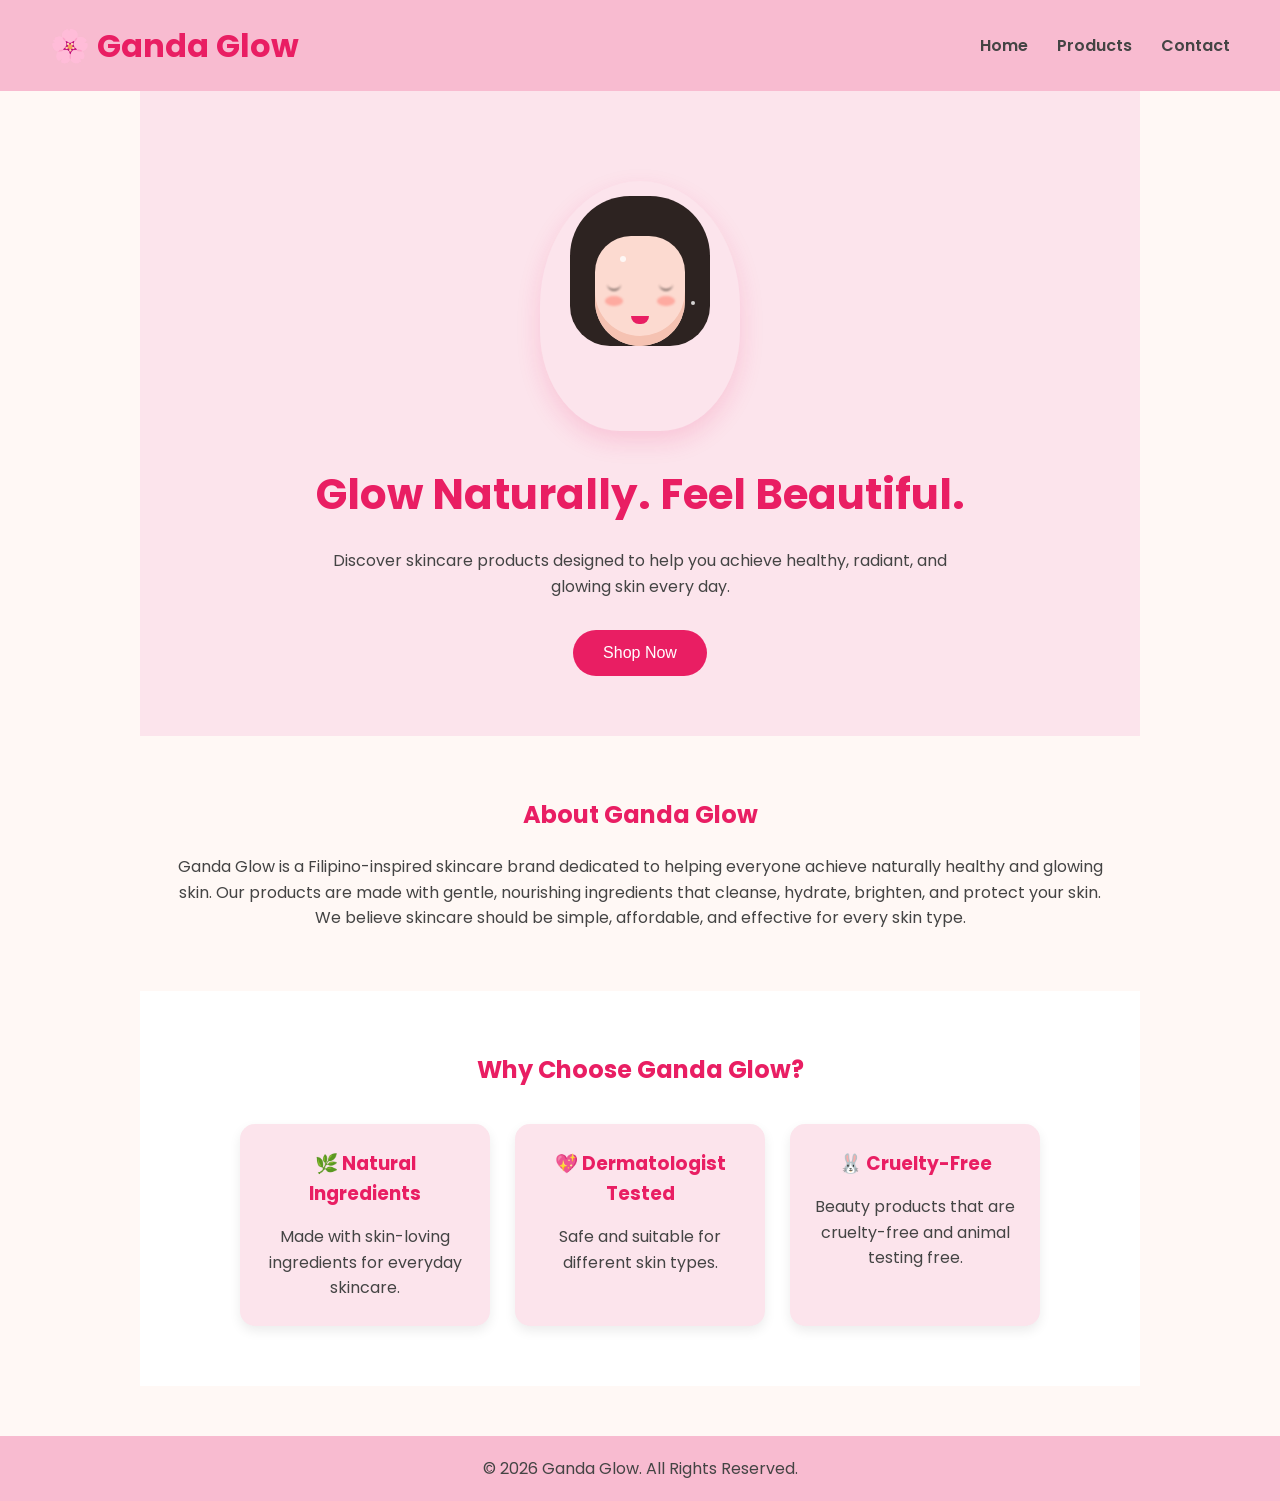
<file: index.html>
<!DOCTYPE html>
<html lang="en">

<head>
    <meta charset="UTF-8">
    <meta name="viewport" content="width=device-width, initial-scale=1.0">
    <meta name="description" content="Ganda Glow offers affordable skincare products for healthy, glowing skin.">
    <title>Ganda Glow | Home</title>
    <link rel="stylesheet" href="style.css">
    <link href="https://fonts.googleapis.com/css2?family=Poppins:wght@300;400;600;700&display=swap" rel="stylesheet">
    <style>
        /* CSS-ONLY ABSTRACT PORTRAIT AND STYLING */
        .girlier-container {
            display: flex;
            flex-direction: column;
            align-items: center;
            justify-content: center;
            margin: 30px auto;
        }

        /* Pure CSS Art Base */
        .css-girl-portrait {
            position: relative;
            width: 200px;
            height: 250px;
            background: #FCE4EC; /* Soft girly backdrop circle */
            border-radius: 50% 50% 40% 40%;
            display: flex;
            align-items: center;
            justify-content: center;
            overflow: hidden;
            box-shadow: 0 10px 25px rgba(233, 30, 99, 0.15);
        }

        /* Dark Smooth Hair silhouette */
        .css-girl-portrait::before {
            content: '';
            position: absolute;
            top: 15px;
            width: 140px;
            height: 150px;
            background: #2D2321;
            border-radius: 60px 60px 40px 40px;
            z-index: 1;
        }

        /* Face and Neck structure */
        .css-girl-portrait::after {
            content: '';
            position: absolute;
            top: 55px;
            width: 90px;
            height: 110px;
            background: #FCDAD0;
            border-radius: 40px 40px 50px 50px;
            z-index: 2;
            box-shadow: inset 0 -10px 0 #F5C2B2;
        }

        /* Cute rosy cheeks and closed glowing eyes using CSS */
        .face-details {
            position: absolute;
            top: 115px;
            width: 70px;
            display: flex;
            justify-content: space-between;
            z-index: 3;
        }

        .blush {
            width: 18px;
            height: 10px;
            background: #FF8A80;
            border-radius: 50%;
            opacity: 0.6;
            filter: blur(1px);
        }

        /* Soft abstract closed lash arches */
        .eye-arch {
            position: absolute;
            width: 14px;
            height: 7px;
            border-bottom: 2px solid #2D2321;
            border-radius: 0 0 10px 10px;
            top: -12px;
        }
        .eye-left { left: 2px; }
        .eye-right { right: 2px; }

        .lips {
            position: absolute;
            top: 135px;
            width: 18px;
            height: 8px;
            background: #E91E63;
            border-radius: 0 0 10px 10px;
            z-index: 3;
        }

        /* Sparkling magic glow items */
        .sparkle-dot {
            position: absolute;
            background: #FFF;
            border-radius: 50%;
            z-index: 4;
            opacity: 0.8;
        }
    </style>
</head>

<body>

<header>
    <h1>🌸 Ganda Glow</h1>
    <nav>
        <a href="index.html">Home</a>
        <a href="products.html">Products</a>
        <a href="contact.html">Contact</a>
    </nav>
</header>

<main>
<section class="hero">

    <div class="girlier-container">
        <div class="css-girl-portrait">
            <div class="face-details">
                <div class="blush"><div class="eye-arch eye-left"></div></div>
                <div class="blush"><div class="eye-arch eye-right"></div></div>
            </div>
            <div class="lips"></div>
            <div class="sparkle-dot" style="width: 6px; height: 6px; top: 75px; left: 80px;"></div>
            <div class="sparkle-dot" style="width: 4px; height: 4px; top: 120px; right: 45px;"></div>
        </div>
    </div>

    <h2>Glow Naturally. Feel Beautiful.</h2>

    <p>
        Discover skincare products designed to help you achieve healthy,
        radiant, and glowing skin every day.
    </p>

    <button onclick="location.href='products.html'">
        Shop Now
    </button>
</section>

<section class="about">
    <h2>About Ganda Glow</h2>
    <p>
        Ganda Glow is a Filipino-inspired skincare brand dedicated to helping
        everyone achieve naturally healthy and glowing skin. Our products are
        made with gentle, nourishing ingredients that cleanse, hydrate,
        brighten, and protect your skin.
        We believe skincare should be simple, affordable, and effective for
        every skin type.
    </p>
</section>

<section class="why">
    <h2>Why Choose Ganda Glow?</h2>

    <div class="why-container">
        <div class="why-card">
            <h3>🌿 Natural Ingredients</h3>
            <p>Made with skin-loving ingredients for everyday skincare.</p>
        </div>

        <div class="why-card">
            <h3>💖 Dermatologist Tested</h3>
            <p>Safe and suitable for different skin types.</p>
        </div>

        <div class="why-card">
            <h3>🐰 Cruelty-Free</h3>
            <p>Beauty products that are cruelty-free and animal testing free.</p>
	</div>
    </div>
</section>
</main>

<footer>
    <p>© 2026 Ganda Glow. All Rights Reserved.</p>
</footer>
</body>
</html>
</file>
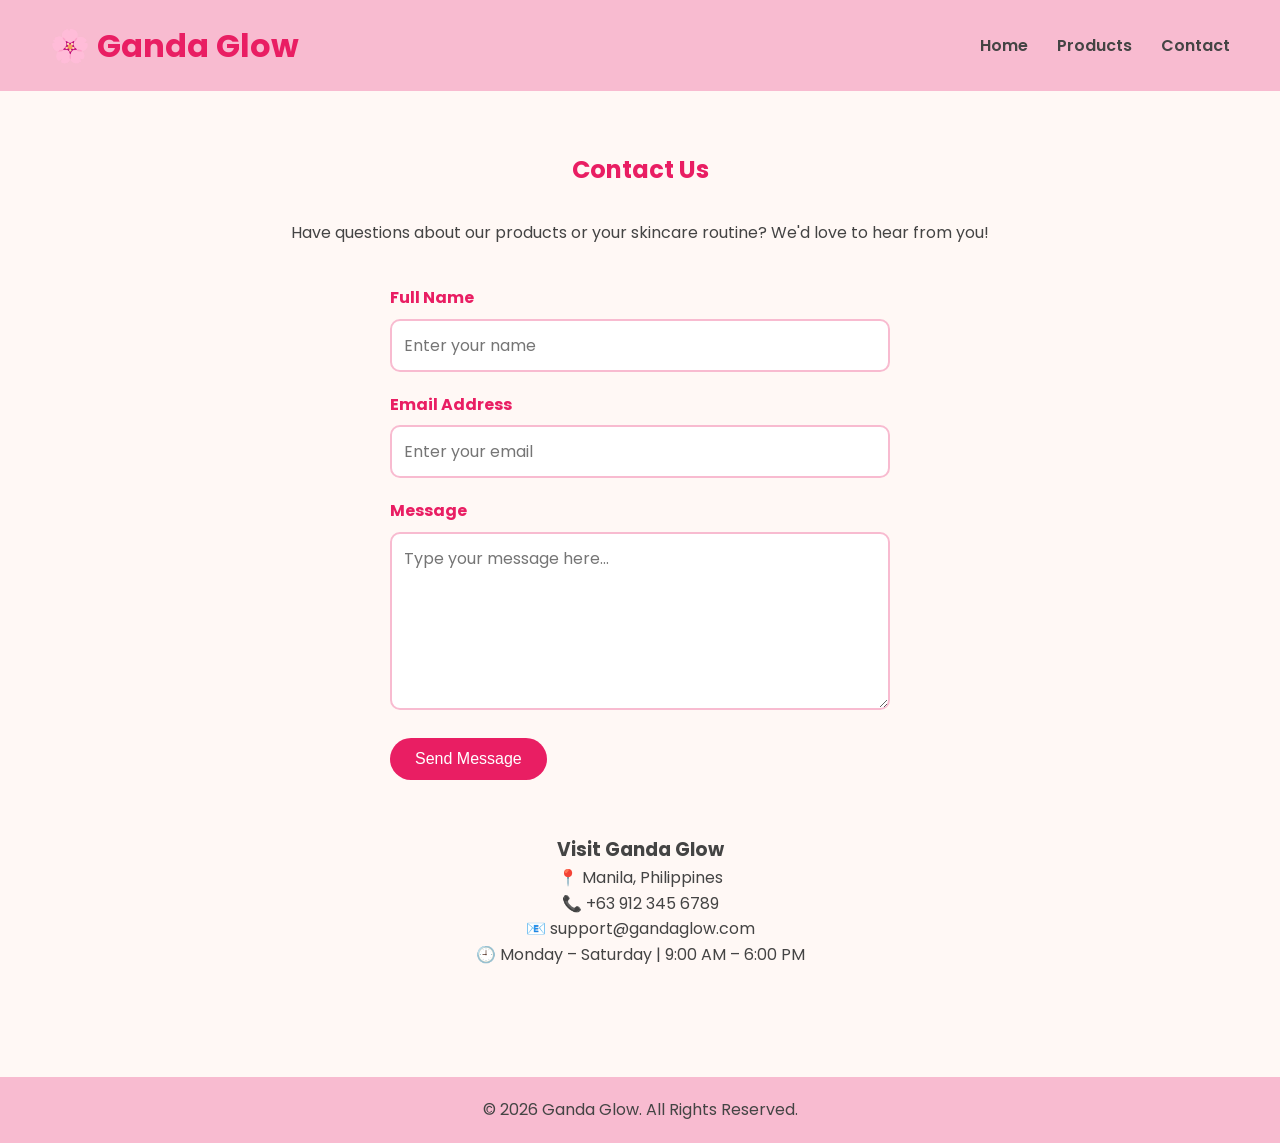
<file: contact.html>
<!DOCTYPE html>
<html lang="en">

<head>
    <meta charset="UTF-8">
    <meta name="viewport" content="width=device-width, initial-scale=1.0">
    <meta name="description" content="Contact Ganda Glow for skincare inquiries and customer support.">
    <title>Ganda Glow | Contact</title>
    <link rel="stylesheet" href="style.css">
    <link href="https://fonts.googleapis.com/css2?family=Poppins:wght@300;400;600;700&display=swap" rel="stylesheet">
</head>

<body>

<header>
    <h1>🌸 Ganda Glow</h1>
    <nav>
        <a href="index.html">Home</a>
        <a href="products.html">Products</a>
        <a href="contact.html">Contact</a>
    </nav>
</header>

<main>
<section class="featured">
    <h2>Contact Us</h2>

    <p class="collection-text">
        Have questions about our products or your skincare routine?
        We'd love to hear from you!
    </p>

    <form id="contactForm">
        <label for="name">Full Name</label>
        <input type="text" id="name" placeholder="Enter your name">

        <label for="email">Email Address</label>
        <input type="email" id="email" placeholder="Enter your email">

        <label for="message">Message</label>
        <textarea id="message" rows="6" placeholder="Type your message here..."></textarea>

        <button type="submit">Send Message</button>
    </form>

    <br>

    <h3>Visit Ganda Glow</h3>
    <p>📍 Manila, Philippines</p>
    <p>📞 +63 912 345 6789</p>
    <p>📧 support@gandaglow.com</p>
    <p>🕘 Monday – Saturday | 9:00 AM – 6:00 PM</p>
</section>
</main>

<footer>
    <p>© 2026 Ganda Glow. All Rights Reserved.</p>
</footer>

<script src="script.js"></script>
</body>
</html>
</file>
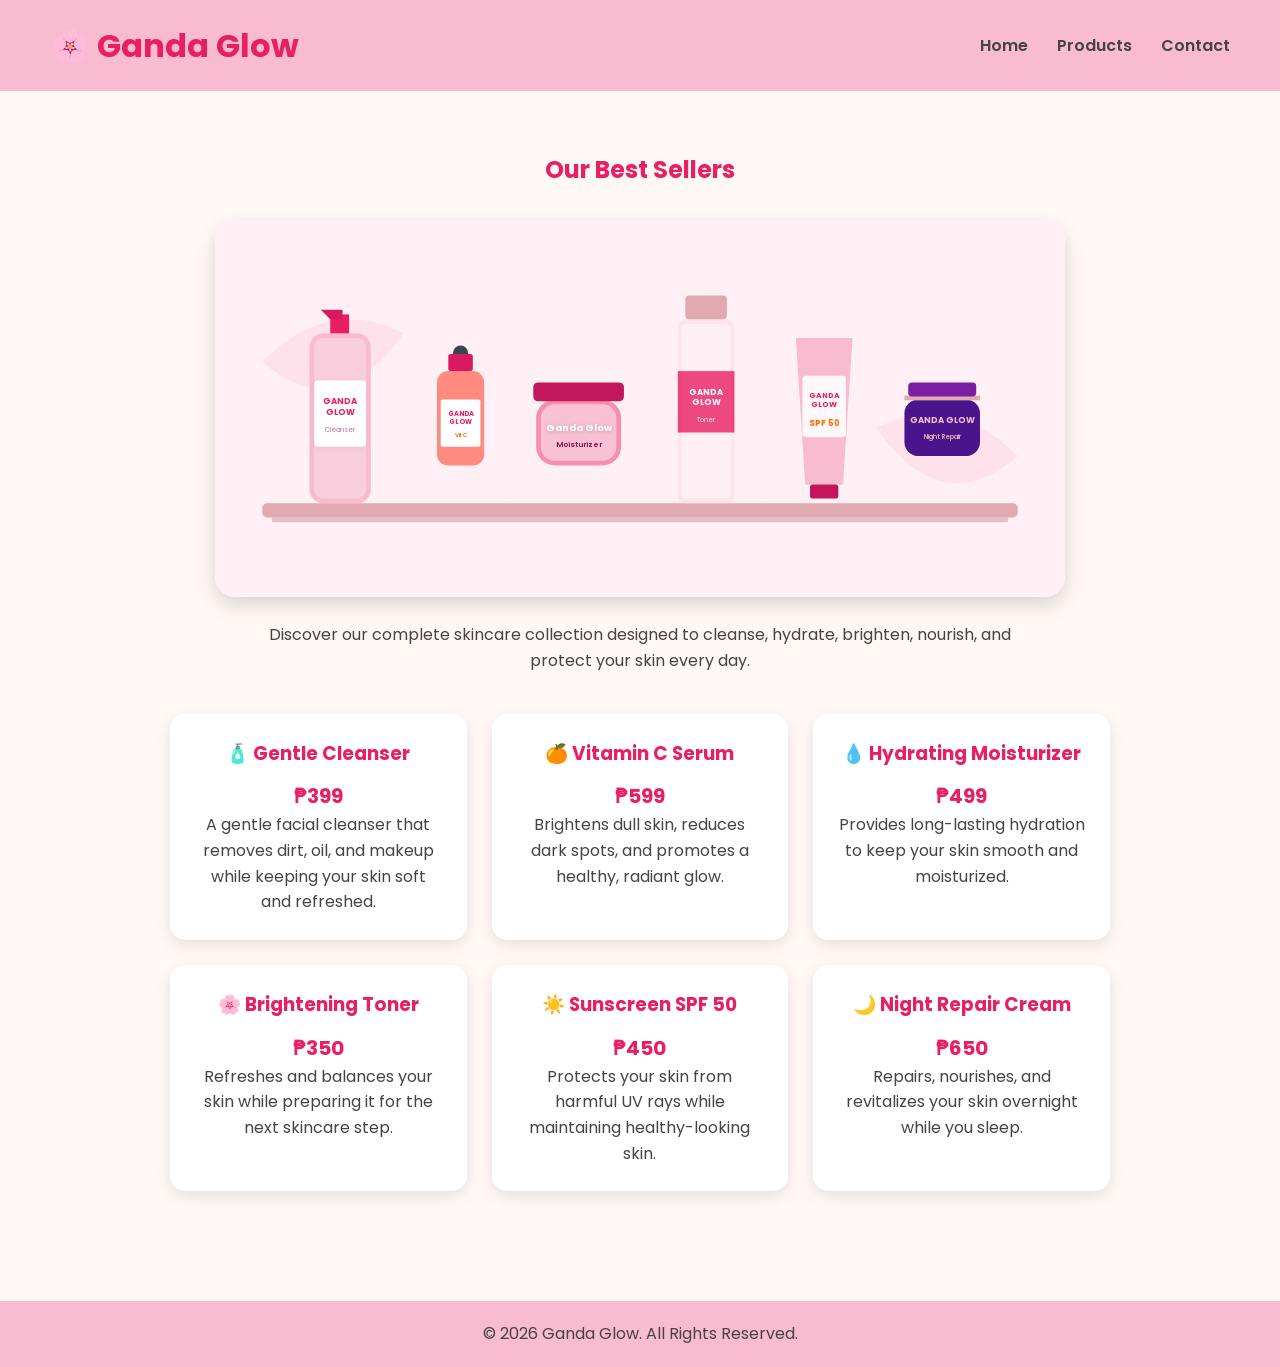
<file: products.html>
<!DOCTYPE html>
<html lang="en">

<head>
    <meta charset="UTF-8">
    <meta name="viewport" content="width=device-width, initial-scale=1.0">
    <meta name="description" content="Shop Ganda Glow skincare products.">
    <title>Ganda Glow | Products</title>
    <link rel="stylesheet" href="style.css">
    <link href="https://fonts.googleapis.com/css2?family=Poppins:wght@300;400;600;700&display=swap" rel="stylesheet">
</head>

<body>

<header>
    <h1>🌸 Ganda Glow</h1>
    <nav>
        <a href="index.html">Home</a>
        <a href="products.html">Products</a>
        <a href="contact.html">Contact</a>
    </nav>
</header>

<main>
<section class="featured">
    <h2>Our Best Sellers</h2>

    <svg class="collection-image" viewBox="0 0 900 400" xmlns="http://www.w3.org/2000/svg" style="width:100%; max-width:850px; height:auto; border-radius:20px; box-shadow: 0 8px 20px rgba(0,0,0,0.15); margin: 25px auto; display:block;">
        <rect width="100%" height="100%" fill="#FFF0F5"/>
        
        <g fill="#F48FB1" opacity="0.15">
            <path d="M 50,150 Q 120,80 200,120 Q 130,220 50,150 Z"/>
            <path d="M 850,250 Q 780,180 700,220 Q 770,320 850,250 Z"/>
        </g>

        <rect x="50" y="300" width="800" height="15" rx="5" fill="#E0A9B0"/>
        <rect x="60" y="315" width="780" height="5" rx="2" fill="#C59299" opacity="0.5"/>

        <g id="skincare-products" font-family="'Poppins', sans-serif">
            
            <g transform="translate(100, 80)">
                <rect x="0" y="40" width="65" height="180" rx="15" fill="#F8BBD0"/>
                <rect x="5" y="45" width="55" height="170" rx="10" fill="#FAECF0" opacity="0.4"/>
                <rect x="22" y="20" width="20" height="20" fill="#E91E63"/>
                <path d="M 12,15 L 35,15 L 35,25 L 22,25 Z" fill="#D81B60"/>
                <rect x="5" y="90" width="55" height="70" fill="#FFFFFF" rx="4" filter="drop-shadow(0px 2px 4px rgba(0,0,0,0.05))"/>
                <text x="32.5" y="115" font-size="9" font-weight="700" fill="#E91E63" text-anchor="middle">GANDA</text>
                <text x="32.5" y="126" font-size="9" font-weight="700" fill="#E91E63" text-anchor="middle">GLOW</text>
                <text x="32.5" y="145" font-size="7" fill="#880E4F" text-anchor="middle" opacity="0.6">Cleanser</text>
            </g>

            <g transform="translate(230, 120)">
                <rect x="5" y="40" width="50" height="100" rx="12" fill="#FF8A80"/>
                <rect x="17" y="22" width="26" height="18" rx="3" fill="#D81B60"/>
                <path d="M 22,22 C 22,10 38,10 38,22 Z" fill="#37474F"/>
                <rect x="9" y="70" width="42" height="50" fill="#FFFFFF" rx="2"/>
                <text x="30" y="88" font-size="7" font-weight="700" fill="#E91E63" text-anchor="middle">GANDA</text>
                <text x="30" y="96" font-size="7" font-weight="700" fill="#E91E63" text-anchor="middle">GLOW</text>
                <text x="30" y="110" font-size="6" font-weight="600" fill="#FF6D00" text-anchor="middle">Vit C</text>
            </g>

            <g transform="translate(340, 150)">
                <rect x="0" y="40" width="90" height="70" rx="20" fill="#F48FB1"/>
                <rect x="5" y="45" width="80" height="60" rx="15" fill="#FFF4F7" opacity="0.5"/>
                <rect x="-3" y="22" width="96" height="20" rx="5" fill="#C2185B"/>
                <text x="45" y="73" font-size="10" font-weight="700" fill="#FFFFFF" text-anchor="middle" filter="drop-shadow(0px 1px 2px rgba(0,0,0,0.2))">Ganda Glow</text>
                <text x="45" y="90" font-size="8" fill="#880E4F" text-anchor="middle" font-weight="600">Moisturizer</text>
            </g>

            <g transform="translate(490, 70)">
                <rect x="0" y="35" width="60" height="195" rx="8" fill="#FCE4EC"/>
                <rect x="4" y="40" width="52" height="185" rx="5" fill="#FFFFFF" opacity="0.4"/>
                <rect x="8" y="10" width="44" height="25" rx="4" fill="#E0A9B0"/>
                <rect x="0" y="90" width="60" height="65" fill="#E91E63" opacity="0.8"/>
                <text x="30" y="115" font-size="9" font-weight="700" fill="#FFFFFF" text-anchor="middle">GANDA</text>
                <text x="30" y="126" font-size="9" font-weight="700" fill="#FFFFFF" text-anchor="middle">GLOW</text>
                <text x="30" y="144" font-size="7" fill="#FFF8F5" text-anchor="middle">Toner</text>
            </g>

            <g transform="translate(610, 90)">
                <path d="M 5,35 L 65,35 L 55,190 L 15,190 Z" fill="#F8BBD0"/>
                <rect x="20" y="190" width="30" height="15" rx="3" fill="#C2185B"/>
                <rect x="12" y="75" width="46" height="65" fill="#FFFFFF" rx="4" opacity="0.9"/>
                <text x="35" y="98" font-size="8" font-weight="700" fill="#E91E63" text-anchor="middle">GANDA</text>
                <text x="35" y="108" font-size="8" font-weight="700" fill="#E91E63" text-anchor="middle">GLOW</text>
                <text x="35" y="128" font-size="9" font-weight="700" fill="#FF6D00" text-anchor="middle">SPF 50</text>
            </g>

            <g transform="translate(730, 160)">
                <rect x="0" y="30" width="80" height="60" rx="15" fill="#4A148C"/>
                <rect x="0" y="26" width="80" height="5" fill="#E0A9B0"/>
                <rect x="4" y="12" width="72" height="15" rx="4" fill="#7B1FA2"/>
                <text x="40" y="55" font-size="9" font-weight="700" fill="#F8BBD0" text-anchor="middle">GANDA GLOW</text>
                <text x="40" y="72" font-size="7" fill="#E0A9B0" text-anchor="middle" font-weight="600">Night Repair</text>
            </g>

        </g>
    </svg>

    <p class="collection-text">
        Discover our complete skincare collection designed to cleanse,
        hydrate, brighten, nourish, and protect your skin every day.
    </p>

    <div class="product-list">
        <div class="product-item">
            <h3>🧴 Gentle Cleanser</h3>
            <p><strong>₱399</strong></p>
            <p>
                A gentle facial cleanser that removes dirt, oil, and makeup
                while keeping your skin soft and refreshed.
            </p>
        </div>

        <div class="product-item">
            <h3>🍊 Vitamin C Serum</h3>
            <p><strong>₱599</strong></p>
            <p>
                Brightens dull skin, reduces dark spots, and promotes a healthy,
                radiant glow.
            </p>
        </div>

        <div class="product-item">
            <h3>💧 Hydrating Moisturizer</h3>
            <p><strong>₱499</strong></p>
            <p>
                Provides long-lasting hydration to keep your skin smooth
                and moisturized.
            </p>
        </div>

        <div class="product-item">
            <h3>🌸 Brightening Toner</h3>
            <p><strong>₱350</strong></p>
            <p>
                Refreshes and balances your skin while preparing it for
                the next skincare step.
            </p>
        </div>

        <div class="product-item">
            <h3>☀️ Sunscreen SPF 50</h3>
            <p><strong>₱450</strong></p>
            <p>
                Protects your skin from harmful UV rays while maintaining
                healthy-looking skin.
            </p>
        </div>

        <div class="product-item">
            <h3>🌙 Night Repair Cream</h3>
            <p><strong>₱650</strong></p>
            <p>
                Repairs, nourishes, and revitalizes your skin overnight
                while you sleep.
            </p>
        </div>
    </div>
</section>
</main>

<footer>
    <p>© 2026 Ganda Glow. All Rights Reserved.</p>
</footer>

<script src="script.js"></script>
</body>
</html>
</file>
<file: style.css>
/* ==========================
   Ganda Glow - style.css
========================== */

/* Reset */
* {
    margin: 0;
    padding: 0;
    box-sizing: border-box;
}

/* Body */
body {
    font-family: 'Poppins', sans-serif;
    background: #FFF8F5;
    color: #444;
    line-height: 1.6;
}

/* Header */
header {
    background: #F8BBD0;
    display: flex;
    justify-content: space-between;
    align-items: center;
    padding: 20px 50px;
}

header h1 {
    color: #E91E63;
    font-size: 32px;
}

nav a {
    text-decoration: none;
    color: #444;
    margin-left: 25px;
    font-weight: 600;
    transition: 0.3s;
}

nav a:hover {
    color: #E91E63;
}

/* Hero */
.hero {
    background: #FCE4EC;
    text-align: center;
    padding: 60px 20px;
}

.hero-image {
    width: 100%;
    max-width: 900px;
    display: block;
    margin: 0 auto 25px;
    border-radius: 20px;
    box-shadow: 0 8px 20px rgba(0,0,0,0.15);
}

.hero h2 {
    font-size: 42px;
    color: #E91E63;
    margin-bottom: 20px;
}

.hero p {
    max-width: 650px;
    margin: auto;
    margin-bottom: 30px;
}

.hero button {
    background: #E91E63;
    color: white;
    border: none;
    padding: 14px 30px;
    border-radius: 30px;
    cursor: pointer;
    font-size: 16px;
}

.hero button:hover {
    background: #C2185B;
}

/* Sections */
section {
    max-width: 1000px;
    margin: auto;
}

/* About */
.about {
    padding: 60px 30px;
    text-align: center;
}

.about h2 {
    color: #E91E63;
    margin-bottom: 20px;
}

/* Featured Products */
.featured {
    padding: 60px 30px;
    text-align: center;
}

.featured h2 {
    color: #E91E63;
    margin-bottom: 30px;
}

.collection-image {
    width: 100%;
    max-width: 850px;
    display: block;
    margin: 25px auto;
    border-radius: 20px;
    box-shadow: 0 8px 20px rgba(0,0,0,0.15);
}

.collection-text {
    max-width: 750px;
    margin: auto;
    margin-bottom: 40px;
}

/* Product Cards */
.product-list {
    display: grid;
    grid-template-columns: repeat(auto-fit, minmax(250px,1fr));
    gap: 25px;
}

.product-item {
    background: white;
    padding: 25px;
    border-radius: 15px;
    box-shadow: 0 5px 15px rgba(0,0,0,0.1);
    transition: 0.3s;
}

.product-item:hover {
    transform: translateY(-8px);
}

.product-item h3 {
    color: #E91E63;
    margin-bottom: 12px;
}

.product-item strong {
    color: #E91E63;
    font-size: 20px;
}

/* Why Choose */
.why {
    padding: 60px 30px;
    background: white;
    text-align: center;
}

.why h2 {
    color: #E91E63;
    margin-bottom: 35px;
}

.why-container {
    display: flex;
    flex-wrap: wrap;
    justify-content: center;
    gap: 25px;
}

.why-card {
    width: 250px;
    background: #FCE4EC;
    padding: 25px;
    border-radius: 15px;
    box-shadow: 0 5px 12px rgba(0,0,0,0.08);
}

.why-card h3 {
    color: #E91E63;
    margin-bottom: 15px;
}

/* Contact Form */
form {
    max-width: 500px;
    margin: 30px auto;
    text-align: left;
}

form label {
    color: #E91E63;
    font-weight: bold;
}

form input,
form textarea {
    width: 100%;
    padding: 12px;
    margin-top: 8px;
    margin-bottom: 20px;
    border: 2px solid #F8BBD0;
    border-radius: 10px;
    font-size: 16px;
    font-family: 'Poppins', sans-serif;
}

form input:focus,
form textarea:focus {
    outline: none;
    border-color: #E91E63;
}

form button {
    background: #E91E63;
    color: white;
    border: none;
    padding: 12px 25px;
    border-radius: 30px;
    cursor: pointer;
    font-size: 16px;
}

form button:hover {
    background: #C2185B;
}

/* Footer */
footer {
    background: #F8BBD0;
    text-align: center;
    padding: 20px;
    margin-top: 50px;
}

/* Mobile */
@media(max-width:768px){
    header {
        flex-direction: column;
    }

    nav {
        margin-top: 15px;
    }

    nav a {
        display: inline-block;
        margin: 10px;
    }

    .hero h2 {
        font-size: 30px;
    }
}
</file>
